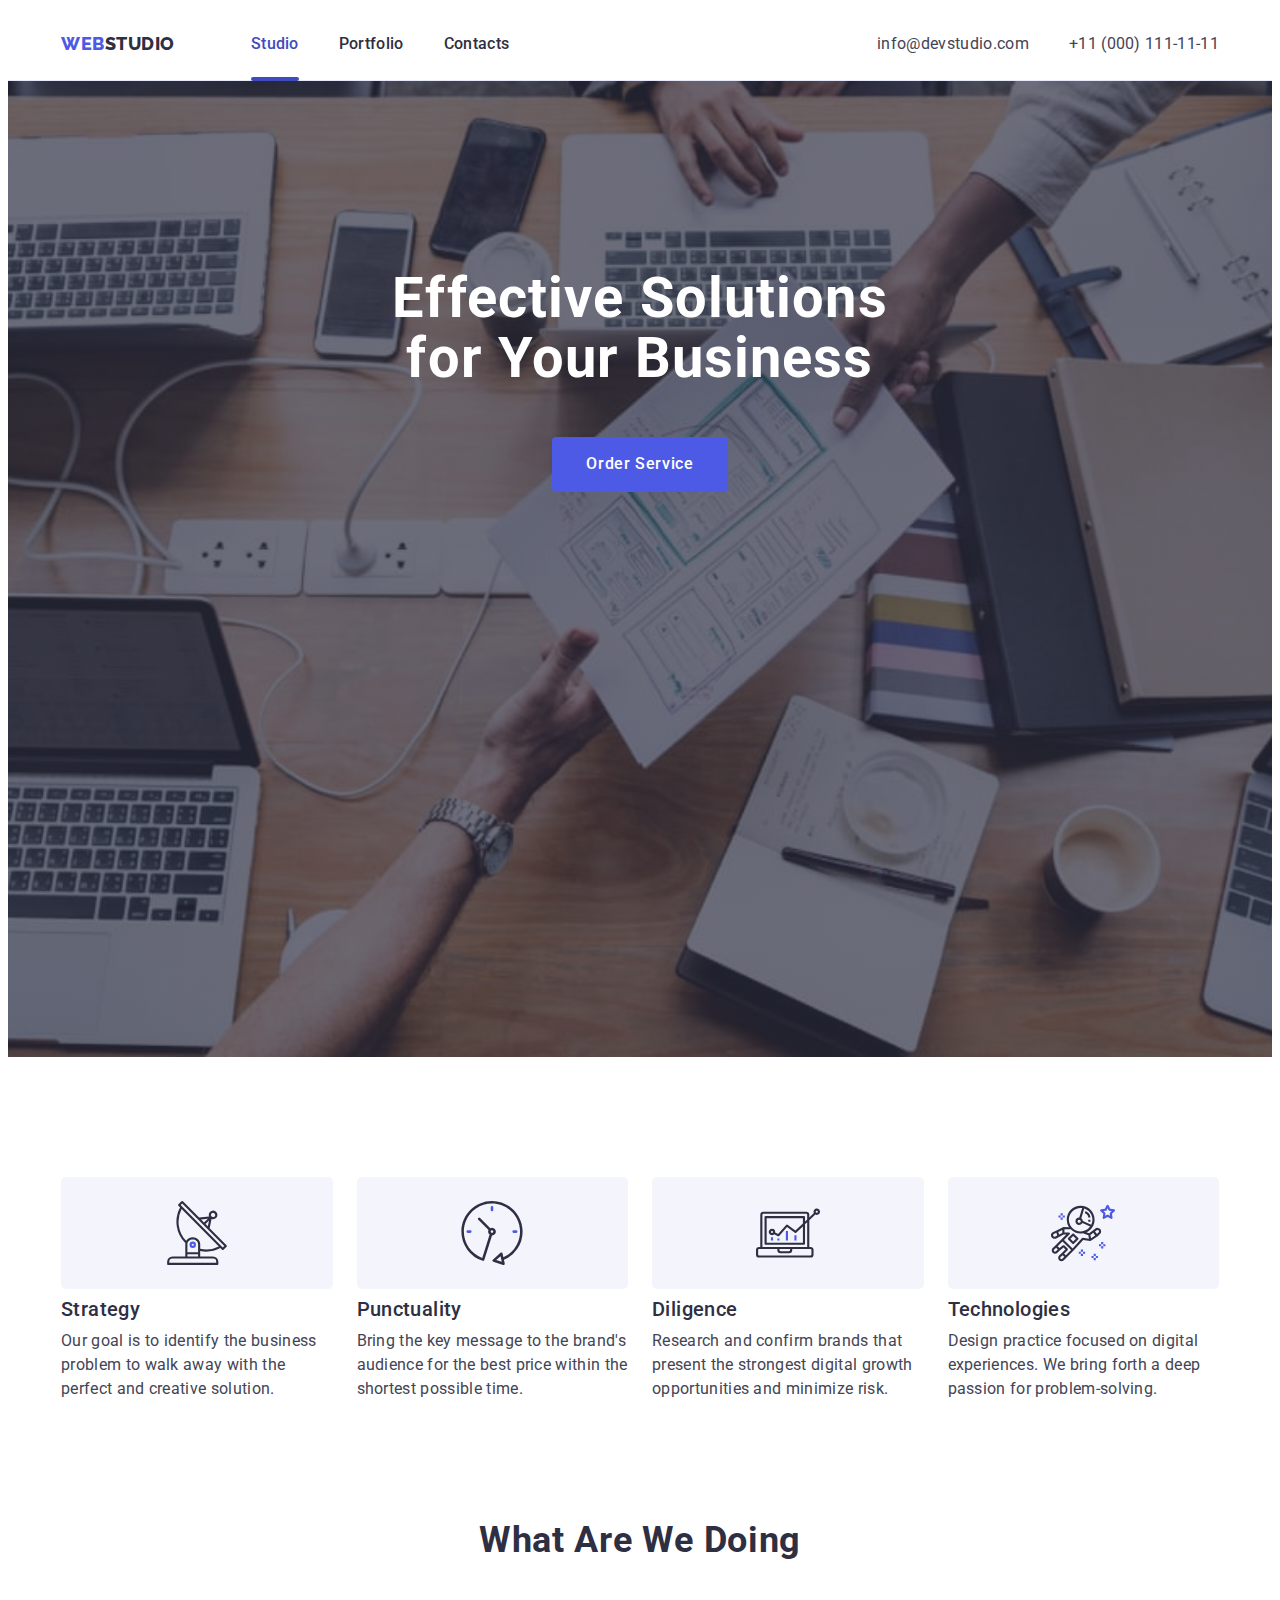
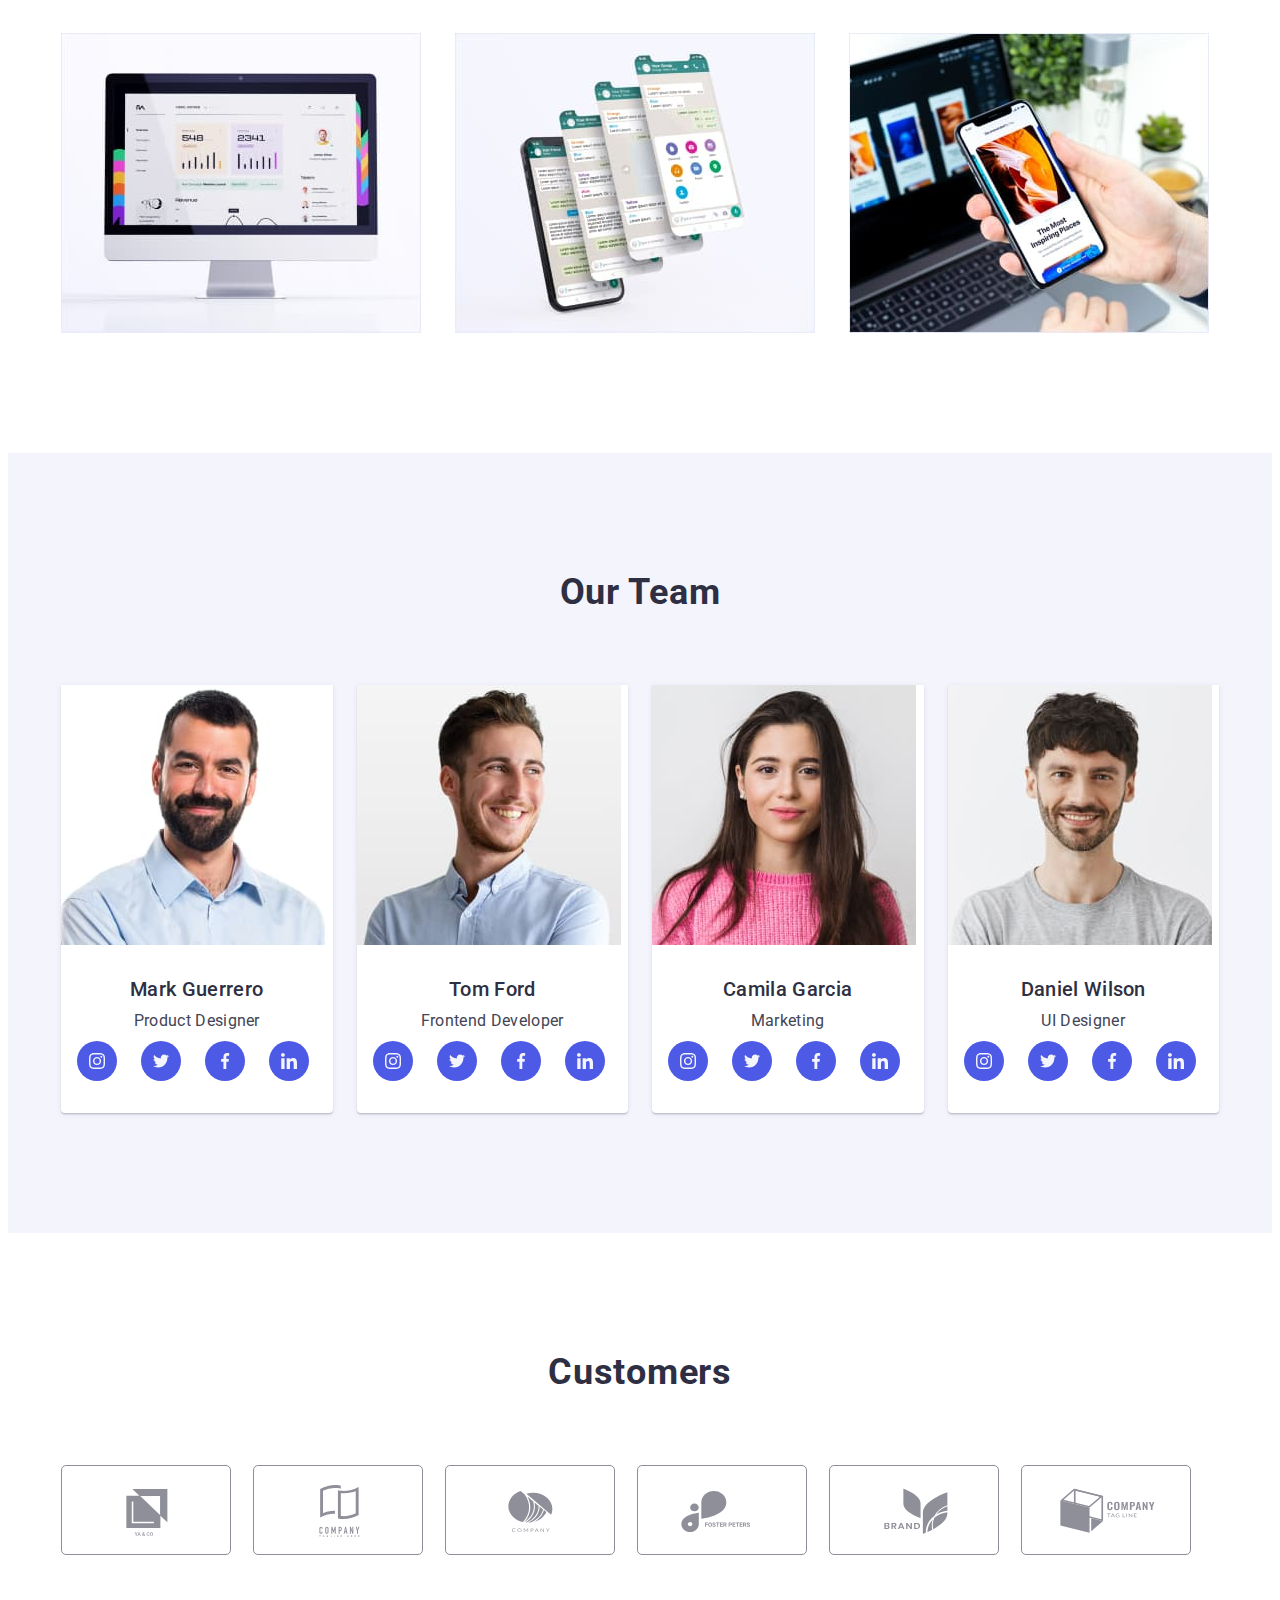
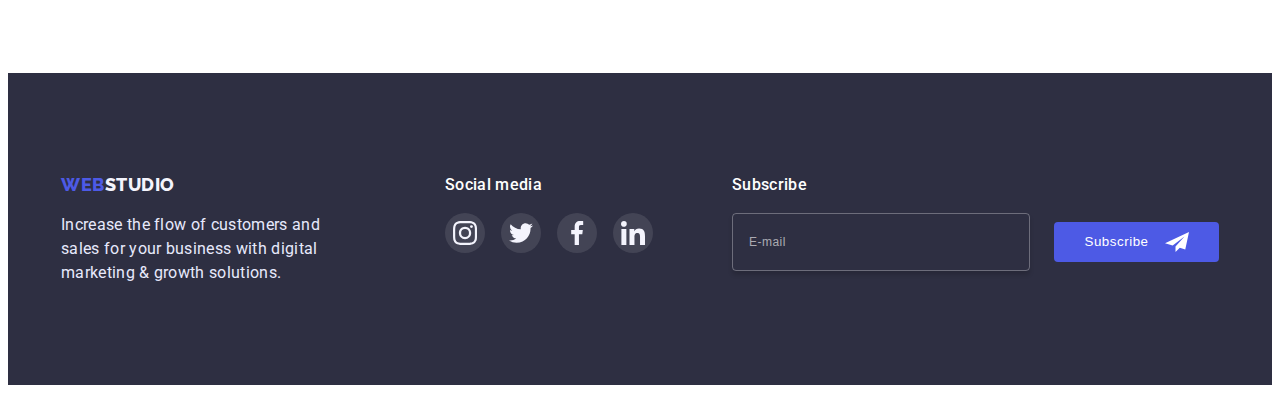
<file: index.html>
<!DOCTYPE html>
<html lang="en">
  <head>
    <meta charset="UTF-8" />
    <meta http-equiv="X-UA-Compatible" content="IE=edge" />
    <meta name="viewport" content="width=device-width, initial-scale=1.0" />
    <title>Studio</title>
    <link
      rel="stylesheet"
      href="https://cdnjs.cloudflare.com/ajax/libs/modern-normalize/1.1.0/modern-normalize.min.css"
      integrity="sha512-wpPYUAdjBVSE4KJnH1VR1HeZfpl1ub8YT/NKx4PuQ5NmX2tKuGu6U/JRp5y+Y8XG2tV+wKQpNHVUX03MfMFn9Q=="
      crossorigin="anonymous"
      referrerpolicy="no-referrer"
    />
    <link rel="preconnect" href="https://fonts.googleapis.com" />
    <link rel="preconnect" href="https://fonts.gstatic.com" crossorigin />
    <link
      href="https://fonts.googleapis.com/css2?family=Raleway:wght@800&family=Roboto:wght@400;500;700&display=swap"
      rel="stylesheet"
    />
    <link rel="stylesheet" href="./css/styles.css" />
  </head>

  <body>
    <header class="header">
      <!-- NAVIGATION -->
      <div class="container">
        <nav class="header-navigation">
          <!-- logo -->
          <a class="header-logo logo" href="./index.html"
            >Web<span class="header-studio">Studio</span></a
          >

          <!-- links -->
          <ul class="navigation-list">
            <li class="navigation-item">
              <a class="navigation-link link current" href="./index.html">Studio</a>
            </li>

            <li class="navigation-item">
              <a class="navigation-link link" href="./portfolio.html">Portfolio</a>
            </li>

            <li class="navigation-item"><a class="navigation-link link" href="">Contacts</a></li>
          </ul>
        </nav>

        <!-- CONTACTS INFORMATION -->
        <ul class="contacts-list">
          <li class="contacts-item">
            <a class="contacts-link link" href="mailto:info@devstudio.com">info@devstudio.com</a>
          </li>

          <li class="contacts-item">
            <a class="contacts-link link" href="tel:+11(000)111-11-11">+11 (000) 111-11-11</a>
          </li>
        </ul>
      </div>
    </header>

    <main>
      <!-- SECTION 1  HERO -->
      <section class="hero">
        <h1 class="hero-title">Effective Solutions for Your Business</h1>
        <button data-modal-open class="hero-button" type="button">Order Service</button>
      </section>

      <!-- SECTION 2 FUNCTIONAL -->
      <section class="functional">
        <div class="container">
          <h2 class="visually-hidden">functional</h2>
          <ul class="functional-list">
            <li class="functional-item">
              <div class="functional-thumb">
                <svg class="functional-icon" width="64px" height="64px">
                  <use href="./images/icons.svg#icon-antenna"></use>
                </svg>
              </div>
              <h3 class="functional-title">Strategy</h3>
              <p class="functional-text">
                Our goal is to identify the business problem to walk away with the perfect and
                creative solution.
              </p>
            </li>

            <li class="functional-item">
              <div class="functional-thumb">
                <svg class="functional-icon" width="64px" height="64px">
                  <use href="./images/icons.svg#icon-clock"></use>
                </svg>
              </div>
              <h3 class="functional-title">Punctuality</h3>
              <p class="functional-text">
                Bring the key message to the brand's audience for the best price within the shortest
                possible time.
              </p>
            </li>

            <li class="functional-item">
              <div class="functional-thumb">
                <svg class="functional-icon" width="64px" height="64px">
                  <use href="./images/icons.svg#icon-diagram"></use>
                </svg>
              </div>
              <h3 class="functional-title">Diligence</h3>
              <p class="functional-text">
                Research and confirm brands that present the strongest digital growth opportunities
                and minimize risk.
              </p>
            </li>

            <li class="functional-item">
              <div class="functional-thumb">
                <svg class="functional-icon" width="64px" height="64px">
                  <use href="./images/icons.svg#icon-astronaut"></use>
                </svg>
              </div>
              <h3 class="functional-title">Technologies</h3>
              <p class="functional-text">
                Design practice focused on digital experiences. We bring forth a deep passion for
                problem-solving.
              </p>
            </li>
          </ul>
        </div>
      </section>

      <!-- SECTION 3 PROPOSITION-->
      <section class="proposition">
        <div class="container">
          <h2 class="proposition-title">What are we doing</h2>
          <ul class="proposition-list">
            <li class="proposition-item">
              <img src="./images/laptop.jpg" width="360" alt="laptop" />
            </li>

            <li class="proposition-item">
              <img src="./images/phone.jpg" width="360" alt="phone" />
            </li>

            <li class="proposition-item">
              <img src="./images/synhron.jpg" width="360" alt="synchronization" />
            </li>
          </ul>
        </div>
      </section>

      <!-- SECTION 4 TEAM-->
      <section class="team">
        <div class="container">
          <h2 class="team-title">Our Team</h2>
          <ul class="team-list">
            <li class="team-item">
              <img src="./images/b/beard.jpg" width="264" alt="Mark Guerrero" />
              <div class="team-wrap">
                <h3 class="team-subject">Mark Guerrero</h3>
                <p class="team-text">Product Designer</p>
                <ul class="team-soc-list">
                  <li class="team-soc-item">
                    <a href="" class="team-soc-link">
                      <svg class="soc-icon-team" width="16px" height="16px">
                        <use href="./images/icons.svg#icon-instagram"></use>
                      </svg>
                    </a>
                  </li>
                  <li class="team-soc-item">
                    <a href="" class="team-soc-link">
                      <svg class="soc-icon-team" width="16px" height="16px">
                        <use href="./images/icons.svg#icon-twitter"></use>
                      </svg>
                    </a>
                  </li>
                  <li class="team-soc-item">
                    <a href="" class="team-soc-link">
                      <svg class="soc-icon-team" width="16px" height="16px">
                        <use href="./images/icons.svg#icon-facebook"></use>
                      </svg>
                    </a>
                  </li>
                  <li class="team-soc-item">
                    <a href="" class="team-soc-link">
                      <svg class="soc-icon-team" width="16px" height="16px">
                        <use href="./images/icons.svg#icon-linkedin"></use>
                      </svg>
                    </a>
                  </li>
                </ul>
              </div>
            </li>

            <li class="team-item">
              <img src="./images/b/teeth.jpg" width="264" alt="Tom Ford" />
              <div class="team-wrap">
                <h3 class="team-subject">Tom Ford</h3>
                <p class="team-text">Frontend Developer</p>
                <ul class="team-soc-list">
                  <li class="team-soc-item">
                    <a href="" class="team-soc-link">
                      <svg class="soc-icon-team" width="16px" height="16px">
                        <use href="./images/icons.svg#icon-instagram"></use>
                      </svg>
                    </a>
                  </li>
                  <li class="team-soc-item">
                    <a href="" class="team-soc-link">
                      <svg class="soc-icon-team" width="16px" height="16px">
                        <use href="./images/icons.svg#icon-twitter"></use>
                      </svg>
                    </a>
                  </li>
                  <li class="team-soc-item">
                    <a href="" class="team-soc-link">
                      <svg class="soc-icon-team" width="16px" height="16px">
                        <use href="./images/icons.svg#icon-facebook"></use>
                      </svg>
                    </a>
                  </li>
                  <li class="team-soc-item">
                    <a href="" class="team-soc-link">
                      <svg class="soc-icon-team" width="16px" height="16px">
                        <use href="./images/icons.svg#icon-linkedin"></use>
                      </svg>
                    </a>
                  </li>
                </ul>
              </div>
            </li>

            <li class="team-item">
              <img src="./images/b/pretty.jpg" width="264" alt="Camila Garcia" />
              <div class="team-wrap">
                <h3 class="team-subject">Camila Garcia</h3>
                <p class="team-text">Marketing</p>
                <ul class="team-soc-list">
                  <li class="team-soc-item">
                    <a href="" class="team-soc-link">
                      <svg class="soc-icon-team" width="16px" height="16px">
                        <use href="./images/icons.svg#icon-instagram"></use>
                      </svg>
                    </a>
                  </li>
                  <li class="team-soc-item">
                    <a href="" class="team-soc-link">
                      <svg class="soc-icon-team" width="16px" height="16px">
                        <use href="./images/icons.svg#icon-twitter"></use>
                      </svg>
                    </a>
                  </li>
                  <li class="team-soc-item">
                    <a href="" class="team-soc-link">
                      <svg class="soc-icon-team" width="16px" height="16px">
                        <use href="./images/icons.svg#icon-facebook"></use>
                      </svg>
                    </a>
                  </li>
                  <li class="team-soc-item">
                    <a href="" class="team-soc-link">
                      <svg class="soc-icon-team" width="16px" height="16px">
                        <use href="./images/icons.svg#icon-linkedin"></use>
                      </svg>
                    </a>
                  </li>
                </ul>
              </div>
            </li>

            <li class="team-item">
              <img src="./images/b/smile.jpg" width="264" alt="Daniel Wilson" />
              <div class="team-wrap">
                <h3 class="team-subject">Daniel Wilson</h3>
                <p class="team-text">UI Designer</p>
                <ul class="team-soc-list">
                  <li class="team-soc-item">
                    <a href="" class="team-soc-link">
                      <svg class="soc-icon-team" width="16px" height="16px">
                        <use href="./images/icons.svg#icon-instagram"></use>
                      </svg>
                    </a>
                  </li>
                  <li class="team-soc-item">
                    <a href="" class="team-soc-link">
                      <svg class="soc-icon-team" width="16px" height="16px">
                        <use href="./images/icons.svg#icon-twitter"></use>
                      </svg>
                    </a>
                  </li>
                  <li class="team-soc-item">
                    <a href="" class="team-soc-link">
                      <svg class="soc-icon-team" width="16px" height="16px">
                        <use href="./images/icons.svg#icon-facebook"></use>
                      </svg>
                    </a>
                  </li>
                  <li class="team-soc-item">
                    <a href="" class="team-soc-link">
                      <svg class="soc-icon-team" width="16px" height="16px">
                        <use href="./images/icons.svg#icon-linkedin"></use>
                      </svg>
                    </a>
                  </li>
                </ul>
              </div>
            </li>
          </ul>
        </div>
      </section>

      <!-- CUSTOMERS -->
      <section class="customers">
        <div class="container">
          <h2 class="customers-title">Customers</h2>
          <ul class="customers-list">
            <li class="customers-item">
              <a href="" class="customers-link">
                <svg class="soc-icon-customers" width="104px" height="56px">
                  <use href="./images/icons.svg#icon-logo-yaco"></use>
                </svg>
              </a>
            </li>
            <li class="customers-item">
              <a href="" class="customers-link">
                <svg class="soc-icon-customers" width="104px" height="56px">
                  <use href="./images/icons.svg#icon-logo-tagline"></use>
                </svg>
              </a>
            </li>
            <li class="customers-item">
              <a href="" class="customers-link">
                <svg class="soc-icon-customers" width="104px" height="56px">
                  <use href="./images/icons.svg#icon-logo-company"></use>
                </svg>
              </a>
            </li>
            <li class="customers-item">
              <a href="" class="customers-link">
                <svg class="soc-icon-customers" width="104px" height="56px">
                  <use href="./images/icons.svg#icon-logo-foster"></use>
                </svg>
              </a>
            </li>
            <li class="customers-item">
              <a href="" class="customers-link">
                <svg class="soc-icon-customers" width="104px" height="56px">
                  <use href="./images/icons.svg#icon-logo-brand"></use>
                </svg>
              </a>
            </li>
            <li class="customers-item">
              <a href="" class="customers-link">
                <svg class="soc-icon-customers" width="104px" height="56px">
                  <use href="./images/icons.svg#icon-logo-tag"></use>
                </svg>
              </a>
            </li>
          </ul>
        </div>
      </section>
    </main>

    <footer class="footer">
      <!-- navigate -->
      <div class="container">
        <div class="footer-logo-wrap">
          <nav class="footer-navigation">
            <!-- logo -->
            <a class="footer-logo logo" href="./index.html"
              >Web<span class="footer-studio">Studio</span>
            </a>
          </nav>

          <!-- text -->
          <p class="footer-text">
            Increase the flow of customers and sales for your business with digital marketing &
            growth solutions.
          </p>
        </div>
        <div class="footer-soc-wrap">
          <h2 class="footer-title">Social media</h2>
          <ul class="footer-soc-list">
            <li class="footer-soc-item">
              <a href="" class="footer-soc-link">
                <svg class="footer-soc-icon" width="24px" height="24px">
                  <use href="./images/icons.svg#icon-instagram"></use>
                </svg>
              </a>
            </li>
            <li class="footer-soc-item">
              <a href="" class="footer-soc-link">
                <svg class="footer-soc-icon" width="24px" height="24px">
                  <use href="./images/icons.svg#icon-twitter"></use>
                </svg>
              </a>
            </li>
            <li class="footer-soc-item">
              <a href="" class="footer-soc-link">
                <svg class="footer-soc-icon" width="24px" height="24px">
                  <use href="./images/icons.svg#icon-facebook"></use>
                </svg>
              </a>
            </li>
            <li class="footer-soc-item">
              <a href="" class="footer-soc-link">
                <svg class="footer-soc-icon" width="24px" height="24px">
                  <use href="./images/icons.svg#icon-linkedin"></use>
                </svg>
              </a>
            </li>
          </ul>
        </div>

        <form class="footer-form">
          <label for="mail-subscribe" class="footer-label">Subscribe</label>
          <div class="footer-subscribe-wrap">
            <input
              type="email"
              name="mail-subscribe"
              id="mail-subscribe"
              placeholder="E-mail"
              class="footer-input"
            />
            <button type="submit" class="footer-btn-subscribe">
              Subscribe
              <svg class="footer-subscribe-icon" width="24" height="24">
                <use href="./images/icons.svg#icon-subscribe"></use>
              </svg>
            </button>
          </div>
        </form>
      </div>
    </footer>

    <div class="backdrop is-hidden" data-modal>
      <div class="modal">
        <button type="button" class="modal-close" data-modal-close>
          <svg class="icon-modal" width="8px" height="8px">
            <use href="./images/icons.svg#icon-close-black"></use>
            <!-- texta   фіксанути цей баг -->
          </svg>
        </button>

        <p class="modal-text">Leave your contacts and we will call you back</p>

        <form class="modal-form" autocomplete="off">
          <label class="modal-field"
            ><span class="modal-input-wrap">
              <svg class="icon-input" width="18" height="24">
                <use href="./images/icons.svg#icon-person-black"></use>
              </svg>
              <input type="text" name="user-name" placeholder=" " class="modal-input" required />

              <span class="modal-label-text topic-label-text">Name</span>
            </span>
          </label>

          <label class="modal-field"
            ><span class="modal-input-wrap">
              <input type="tel" name="user-tel" placeholder=" " class="modal-input" required />
              <svg class="icon-input" width="18" height="24">
                <use href="./images/icons.svg#icon-phone-black"></use>
              </svg>
              <span class="modal-label-text topic-label-text">Phone</span>
            </span>
          </label>

          <!-- <div class="modal-field">
            <label for="user-mail" class="modal-label-text">Email</label>
            <div class="modal-input-wrap">
              <input
                type="email"
                name="user-mail"
                id="user-mail"
                placeholder=" "
                class="modal-input"
              />
              <svg class="icon-input" width="18" height="24">
                <use href="./images/icons.svg#icon-email-black"></use>
              </svg>
            </div>
          </div> -->

          <div class="modal-field">
            <div class="modal-input-wrap">
              <input
                type="email"
                name="user-mail"
                id="user-mail"
                placeholder=" "
                class="modal-input"
              />
              <svg class="icon-input" width="18" height="24">
                <use href="./images/icons.svg#icon-email-black"></use>
              </svg>
              <label for="user-mail" class="modal-label-text topic-label-text">Email</label>
            </div>
          </div>

          <div class="modal-comment-field">
            <label for="user-comment" class="modal-label-text">Comment</label>
            <textarea
              name="user-comment"
              id="user-comment"
              placeholder="Text input"
              class="modal-form-comment"
            ></textarea>
          </div>

          <!-- <div class="modal-check-field">
            <input
              type="checkbox"
              name="user-agree"
              id="user-agree"
              value="true"
              class="modal-check-input visually-hidden"
            />
            <label for="user-agree" class="modal-check-label"
              ><span class="chek-icon-wrap">
                <svg class="modal-check-icon" width="10" height="8">
                  <use href="./images/icons.svg#icon-check-vector"></use>
                </svg>
              </span>
              I accept the terms and conditions of the <a href="">Privacy Policy</a>
            </label>
          </div> -->

          <label class="modal-check-field"
            ><input
              type="checkbox"
              name="user-agree"
              value="true"
              class="modal-check-input visually-hidden"
              required
            />
            <span class="modal-check-label">
              <span class="chek-icon-wrap">
                <svg class="modal-check-icon" width="10" height="8">
                  <use href="./images/icons.svg#icon-check-vector"></use>
                </svg>
              </span>
              I accept the terms and conditions of the&#xa0;<a href="">Privacy Policy</a>
            </span>
          </label>

          <button type="submit" class="modal-submit">Send</button>
        </form>
      </div>
    </div>
    <script src="./js/modal.js"></script>
  </body>
</html>
</file>
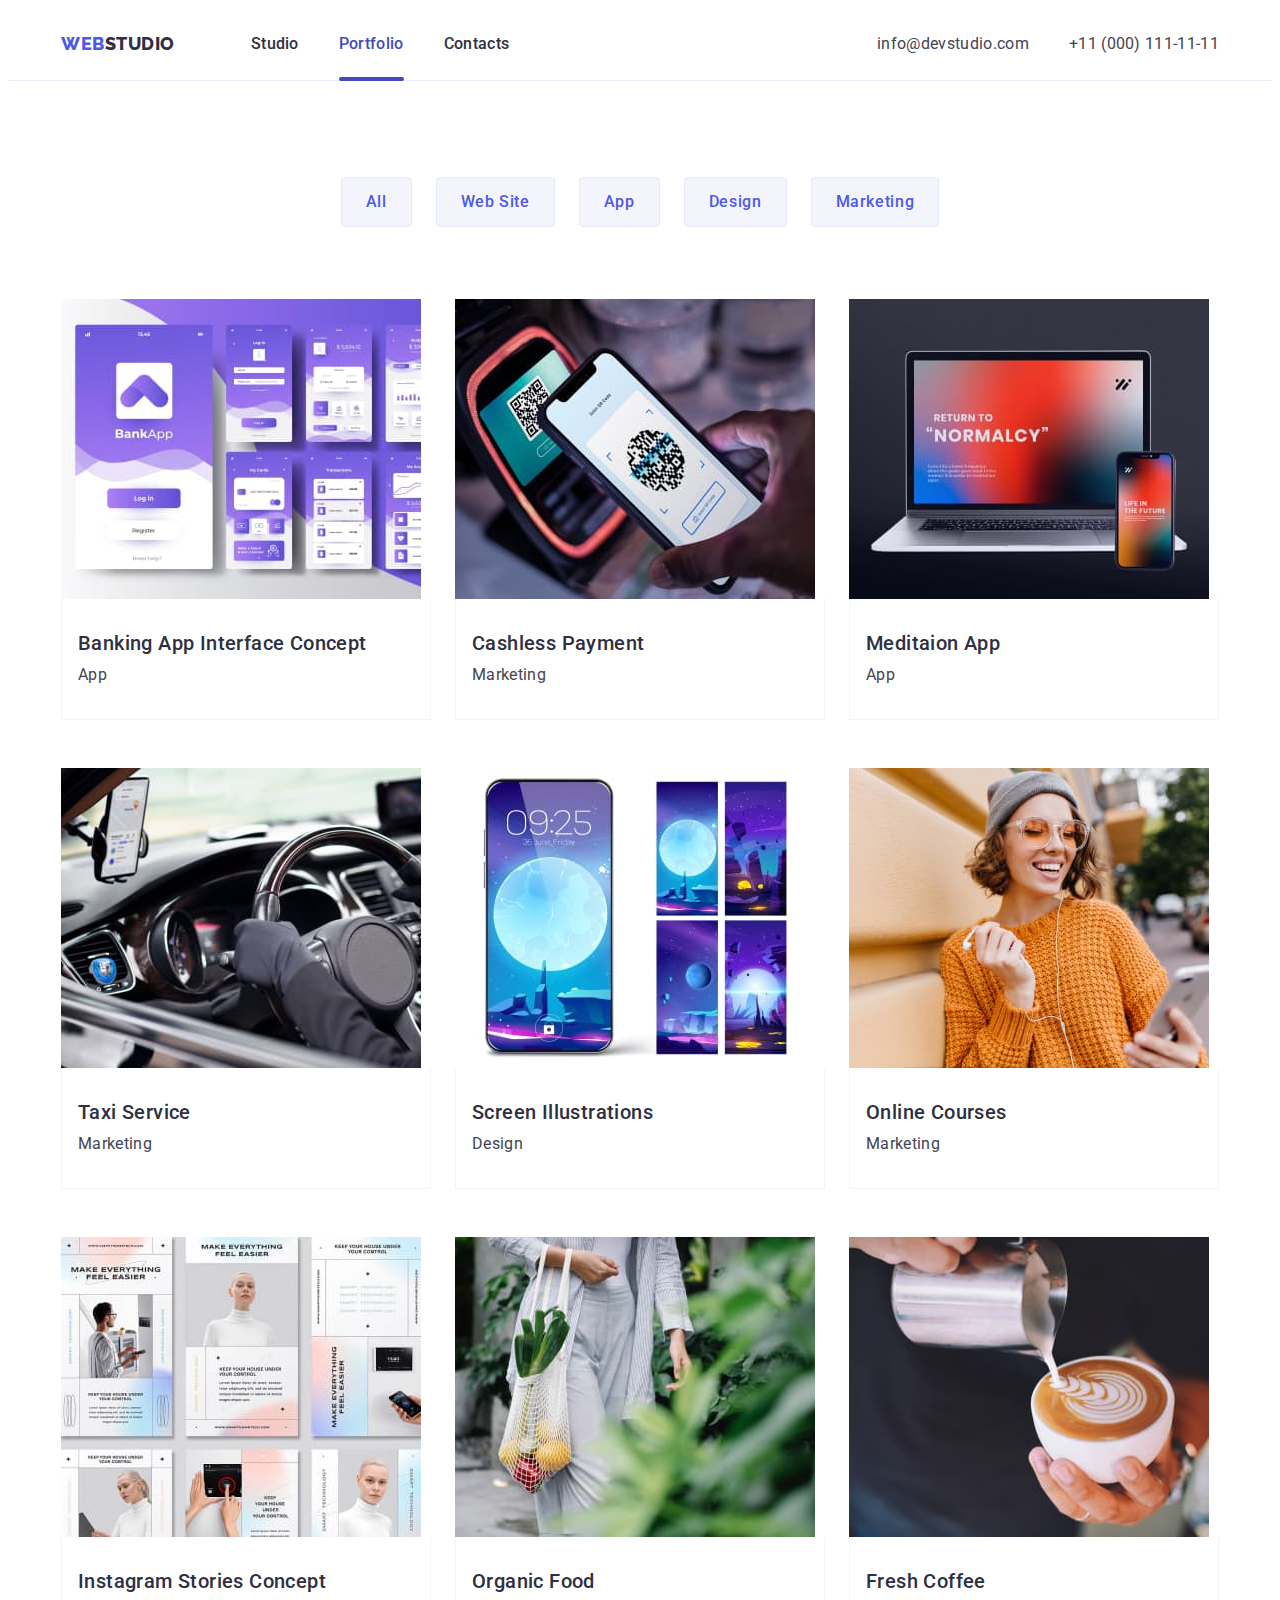
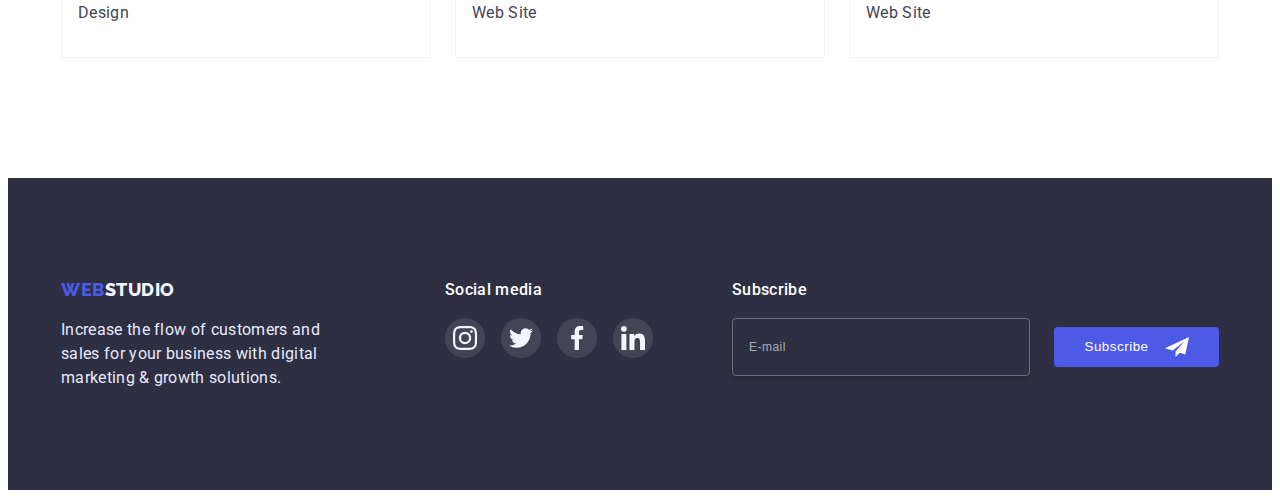
<file: portfolio.html>
<!DOCTYPE html>
<html lang="en">
  <head>
    <meta charset="UTF-8" />
    <meta http-equiv="X-UA-Compatible" content="IE=edge" />
    <meta name="viewport" content="width=device-width, initial-scale=1.0" />
    <title>Portfolio</title>
    <link
      rel="stylesheet"
      href="https://cdnjs.cloudflare.com/ajax/libs/modern-normalize/1.1.0/modern-normalize.min.css"
      integrity="sha512-wpPYUAdjBVSE4KJnH1VR1HeZfpl1ub8YT/NKx4PuQ5NmX2tKuGu6U/JRp5y+Y8XG2tV+wKQpNHVUX03MfMFn9Q=="
      crossorigin="anonymous"
      referrerpolicy="no-referrer"
    />
    <link rel="preconnect" href="https://fonts.googleapis.com" />
    <link rel="preconnect" href="https://fonts.gstatic.com" crossorigin />
    <link
      href="https://fonts.googleapis.com/css2?family=Raleway:wght@800&family=Roboto:wght@400;500;700&display=swap"
      rel="stylesheet"
    />

    <link rel="stylesheet" href="./css/styles.css" />
  </head>

  <body>
    <header class="header">
      <!-- NAVIGATION -->
      <div class="container">
        <nav class="header-navigation">
          <!-- logo -->
          <a class="header-logo logo" href="./index.html"
            >Web<span class="header-studio">Studio</span></a
          >

          <!-- links -->
          <ul class="navigation-list">
            <li class="navigation-item">
              <a class="navigation-link link" href="./index.html">Studio</a>
            </li>

            <li class="navigation-item">
              <a class="navigation-link link current" href="./portfolio.html">Portfolio</a>
            </li>

            <li class="navigation-item"><a class="navigation-link link" href="">Contacts</a></li>
          </ul>
        </nav>

        <!-- CONTACTS INFORMATION -->
        <ul class="contacts-list">
          <li class="contacts-item">
            <a class="contacts-link link" href="mailto:info@devstudio.com">info@devstudio.com</a>
          </li>

          <li class="contacts-item">
            <a class="contacts-link link" href="tel:+11(000)111-11-11">+11 (000) 111-11-11</a>
          </li>
        </ul>
      </div>
    </header>

    <main>
      <!--SECTION SERVICES-->
      <section class="services">
        <div class="container">
          <h1 class="visually-hidden">Portfolio</h1>
          <h2 class="visually-hidden">Services</h2>

          <!--BUTTON-FILTER -->
          <!-- <ul class="services-list">
            <li class="services-item">
              <button class="services-button button" type="button">All</button>
            </li>

            <li class="services-item">
              <button class="services-button button" type="button">Web Site</button>
            </li>

            <li class="services-item">
              <button class="services-button button" type="button">App</button>
            </li>

            <li class="services-item">
              <button class="services-button button" type="button">Design</button>
            </li>

            <li class="services-item">
              <button class="services-button button" type="button">Marketing</button>
            </li>
          </ul> -->

          <ul class="filter-field">
            <li class="role-group">
              <input
                type="radio"
                name="filter"
                value="All"
                id="all"
                class="filter-input visually-hidden"
              /><label for="all" class="filter-label">All</label>
            </li>
            <li class="role-group">
              <input
                type="radio"
                name="filter"
                value="Web Site"
                id="web"
                class="filter-input visually-hidden"
              /><label for="web" class="filter-label">Web Site</label>
            </li>
            <li class="role-group">
              <input
                type="radio"
                name="filter"
                value="App"
                id="app"
                class="filter-input visually-hidden"
              />
              <label for="app" class="filter-label">App</label>
            </li>
            <li class="role-group">
              <input
                type="radio"
                name="filter"
                value="Design"
                id="design"
                class="filter-input visually-hidden"
              /><label for="design" class="filter-label">Design</label>
            </li>
            <li class="role-group">
              <input
                type="radio"
                name="filter"
                value="Marketing"
                id="marketing"
                class="filter-input visually-hidden"
              /><label for="marketing" class="filter-label">Marketing</label>
            </li>
          </ul>

          <!-- OPTION -->

          <ul class="option-list">
            <li class="option-item">
              <a class="option-link" href="">
                <div class="thumb-option">
                  <img
                    src="./images/portfolio/services-img-1.jpg"
                    width="360"
                    height="300"
                    alt="Banking App"
                  />
                  <p class="thumb-option-text">
                    14 Stylish and User-Friendly App Design Concepts · Task Manager App · Calorie
                    Tracker App · Exotic Fruit Ecommerce App · Cloud Storage App
                  </p>
                </div>
                <div class="option-wrap">
                  <h3 class="option-subject">Banking App Interface Concept</h3>
                  <p class="option-text">App</p>
                </div>
              </a>
            </li>

            <li class="option-item">
              <a class="option-link" href="">
                <div class="thumb-option">
                  <img
                    src="./images/portfolio/services-img-2.jpg"
                    width="360"
                    height="300"
                    alt="Cashless Payment"
                  />
                  <p class="thumb-option-text">
                    14 Stylish and User-Friendly App Design Concepts · Task Manager App · Calorie
                    Tracker App · Exotic Fruit Ecommerce App · Cloud Storage App
                  </p>
                </div>
                <div class="option-wrap">
                  <h3 class="option-subject">Cashless Payment</h3>
                  <p class="option-text">Marketing</p>
                </div>
              </a>
            </li>

            <li class="option-item">
              <a class="option-link" href="">
                <div class="thumb-option">
                  <img
                    src="./images/portfolio/services-img-3.jpg"
                    width="360"
                    height="300"
                    alt="Meditaion App"
                  />
                  <p class="thumb-option-text">
                    14 Stylish and User-Friendly App Design Concepts · Task Manager App · Calorie
                    Tracker App · Exotic Fruit Ecommerce App · Cloud Storage App
                  </p>
                </div>
                <div class="option-wrap">
                  <h3 class="option-subject">Meditaion App</h3>
                  <p class="option-text">App</p>
                </div>
              </a>
            </li>

            <li class="option-item">
              <a class="option-link" href="">
                <div class="thumb-option">
                  <img
                    src="./images/portfolio/services-img-4.jpg"
                    width="360"
                    height="300"
                    alt="Taxi Service"
                  />
                  <p class="thumb-option-text">
                    14 Stylish and User-Friendly App Design Concepts · Task Manager App · Calorie
                    Tracker App · Exotic Fruit Ecommerce App · Cloud Storage App
                  </p>
                </div>
                <div class="option-wrap">
                  <h3 class="option-subject">Taxi Service</h3>
                  <p class="option-text">Marketing</p>
                </div>
              </a>
            </li>

            <li class="option-item">
              <a class="option-link" href="">
                <div class="thumb-option">
                  <img
                    src="./images/portfolio/services-img-5.jpg"
                    width="360"
                    height="300"
                    alt="Screen Illustrations"
                  />
                  <p class="thumb-option-text">
                    14 Stylish and User-Friendly App Design Concepts · Task Manager App · Calorie
                    Tracker App · Exotic Fruit Ecommerce App · Cloud Storage App
                  </p>
                </div>
                <div class="option-wrap">
                  <h3 class="option-subject">Screen Illustrations</h3>
                  <p class="option-text">Design</p>
                </div>
              </a>
            </li>

            <li class="option-item">
              <a class="option-link" href="">
                <div class="thumb-option">
                  <img
                    src="./images/portfolio/services-img-6.jpg"
                    width="360"
                    height="300"
                    alt="Online Courses"
                  />
                  <p class="thumb-option-text">
                    14 Stylish and User-Friendly App Design Concepts · Task Manager App · Calorie
                    Tracker App · Exotic Fruit Ecommerce App · Cloud Storage App
                  </p>
                </div>
                <div class="option-wrap">
                  <h3 class="option-subject">Online Courses</h3>
                  <p class="option-text">Marketing</p>
                </div>
              </a>
            </li>

            <li class="option-item">
              <a class="option-link" href="">
                <div class="thumb-option">
                  <img
                    src="./images/portfolio/services-img-7.jpg"
                    width="360"
                    height="300"
                    alt="Instagram Stories"
                  />
                  <p class="thumb-option-text">
                    14 Stylish and User-Friendly App Design Concepts · Task Manager App · Calorie
                    Tracker App · Exotic Fruit Ecommerce App · Cloud Storage App
                  </p>
                </div>
                <div class="option-wrap">
                  <h3 class="option-subject">Instagram Stories Concept</h3>
                  <p class="option-text">Design</p>
                </div>
              </a>
            </li>

            <li class="option-item">
              <a class="option-link" href="">
                <div class="thumb-option">
                  <img
                    src="./images/portfolio/services-img-8.jpg"
                    width="360"
                    height="300"
                    alt="Organic Food"
                  />
                  <p class="thumb-option-text">
                    14 Stylish and User-Friendly App Design Concepts · Task Manager App · Calorie
                    Tracker App · Exotic Fruit Ecommerce App · Cloud Storage App
                  </p>
                </div>
                <div class="option-wrap">
                  <h3 class="option-subject">Organic Food</h3>
                  <p class="option-text">Web Site</p>
                </div>
              </a>
            </li>

            <li class="option-item">
              <a class="option-link" href="">
                <div class="thumb-option">
                  <img
                    src="./images/portfolio/services-img-9.jpg"
                    width="360"
                    height="300"
                    alt="Fresh Coffee"
                  />
                  <p class="thumb-option-text">
                    14 Stylish and User-Friendly App Design Concepts · Task Manager App · Calorie
                    Tracker App · Exotic Fruit Ecommerce App · Cloud Storage App
                  </p>
                </div>
                <div class="option-wrap">
                  <h3 class="option-subject">Fresh Coffee</h3>
                  <p class="option-text">Web Site</p>
                </div>
              </a>
            </li>
          </ul>
        </div>
      </section>
    </main>

    <footer class="footer">
      <!-- navigate -->
      <div class="container">
        <div class="footer-logo-wrap">
          <nav class="footer-navigation">
            <!-- logo -->
            <a class="logo" href="./index.html">Web<span class="footer-studio">Studio</span> </a>
          </nav>

          <!-- text -->
          <p class="footer-text">
            Increase the flow of customers and sales for your business with digital marketing &
            growth solutions.
          </p>
        </div>
        <div class="footer-soc-wrap">
          <h2 class="footer-title">Social media</h2>
          <ul class="footer-soc-list">
            <li class="footer-soc-item">
              <a href="" target="_blank" rel="noreferrer noffolow noopener" class="footer-soc-link">
                <svg class="footer-soc-icon" width="24px" height="24px">
                  <use href="./images/icons.svg#icon-instagram"></use>
                </svg>
              </a>
            </li>
            <li class="footer-soc-item">
              <a href="" target="_blank" rel="noreferrer nofollow noopener" class="footer-soc-link">
                <svg class="footer-soc-icon" width="24px" height="24px">
                  <use href="./images/icons.svg#icon-twitter"></use>
                </svg>
              </a>
            </li>
            <li class="footer-soc-item">
              <a href="" target="_blank" rel="noreferrer noffolow noopener" class="footer-soc-link">
                <svg class="footer-soc-icon" width="24px" height="24px">
                  <use href="./images/icons.svg#icon-facebook"></use>
                </svg>
              </a>
            </li>
            <li class="footer-soc-item">
              <a href="" target="_blank" rel="noreferrer noffolow noopener" class="footer-soc-link">
                <svg class="footer-soc-icon" width="24px" height="24px">
                  <use href="./images/icons.svg#icon-linkedin"></use>
                </svg>
              </a>
            </li>
          </ul>
        </div>

        <form class="footer-form">
          <label for="mail-subscribe" class="footer-label">Subscribe</label>
          <div class="footer-subscribe-wrap">
            <input
              type="email"
              name="mail-subscribe"
              id="mail-subscribe"
              placeholder="E-mail"
              class="footer-input"
            />
            <button type="submit" class="footer-btn-subscribe">
              Subscribe
              <svg class="footer-subscribe-icon" width="24" height="24">
                <use href="./images/icons.svg#icon-subscribe"></use>
              </svg>
            </button>
          </div>
        </form>
      </div>
    </footer>
  </body>
</html>
</file>
<file: css/styles.css>
:root {
  --color-accent: #4d5ae5;
  --color-secondary-accent: #404bbf;
  --color-headings: #2e2f42;
  --color-text: #434455;
  --first-background-color: #ffffff;
  --second-background-color: #f4f4fd;
  --color-fon-img: #e7e9fc;
  --color-subtle-text: #8e8f99;
  --color-success: #31d0aa;
  --linear-gradient-hero: linear-gradient(rgba(46 47 66 / 0.7), rgba(46 47 66 / 0.7));
  --box-shadow-first: 0px 1px 6px rgba(46 47 66 / 0.08), 0px 1px 1px rgba(46 47 66 / 0.16),
    0px 2px 1px rgba(46 47 66 / 0.08);
  --box-shadow-second: 0px 3px 1px rgba(0 0 0 / 0.1), 0px 2px 1px rgba(0 0 0 / 0.08),
    0px 2px 2px rgba(0 0 0 / 0.12);
  --modal-bgc: #fcfcfc;
  --modal-box-shadow: 0px 1px 1px rgba(0 0 0 / 0.14), 0px 1px 3px rgba(0 0 0 / 0.12),
    0px 2px 1px rgba(0 0 0 / 0.2);
  --cubic-bezier-main: cubic-bezier(0.4, 0, 0.2, 1);
  --input-border-color: rgba(33, 33, 33, 0.2);
  --input-placeholder-color: rgba(117, 117, 117, 0.5);
  --check-text-color: #757575;
}

body {
  font-family: 'Roboto', sans-serif;
  color: #434455;
  background-color: var(--first-background-color);
}

.visually-hidden {
  position: absolute;
  width: 1px;
  height: 1px;
  margin: -1px;
  border: 0;
  padding: 0;
  white-space: nowrap;
  clip-path: inset(100%);
  clip: rect(0 0 0 0);
  overflow: hidden;
}

/* ----------------------------УТІЛІТИ--- */

h1,
h2,
h3,
h4,
h5,
h6,
p {
  margin: 0;
}

ul,
ol {
  margin: 0;
  padding-left: 0;
  list-style: none;
}

img {
  display: block;
  max-width: 100%;
  height: auto;
}

a {
  text-decoration: none;
}

button {
  cursor: pointer;
}

.container {
  width: 1158px;
  margin: 0 auto;
  padding-right: 15px;
  padding-left: 15px;
}

.link:focus,
.link:hover {
  color: var(--color-accent);
}

.link {
  transition: color 250ms var(--cubic-bezier-main);
}

.button:hover,
.button:focus {
  color: var(--first-background-color);
  background-color: var(--color-secondary-accent);
  border-color: var(--color-accent);
}

.logo {
  display: block;

  font-family: 'Raleway', sans-serif;
  font-weight: 800;
  font-size: 18px;
  line-height: 1.33;
  letter-spacing: 0.03em;
  text-transform: uppercase;
  color: var(--color-accent);
}

/* ----------------------------------HEADER */

.header {
  border-bottom: 1px solid var(--color-fon-img);
}

.header > .container {
  display: flex;
  align-items: center;
}

.header-navigation {
  display: flex;
}

/* ---------------LOGO */

.header-logo,
.header-studio {
  padding-top: 24px;
  padding-bottom: 24px;

  transition: color 250ms var(--cubic-bezier-main);

  font-weight: 800;
}

.header-logo:hover,
.header-logo:focus {
  color: #000;
}

.header-studio {
  color: var(--color-headings);
}

.header-logo:hover .header-studio,
.header-logo:focus .header-studio {
  color: var(--color-accent);
}

.navigation-list {
  display: flex;
  gap: 40px;
  margin-left: 76px;
}

/* .navigation-item {
} */

.navigation-link {
  position: relative;

  display: block;
  padding-top: 24px;
  padding-bottom: 24px;

  font-weight: 500;
  line-height: 1.5;
  letter-spacing: 0.02em;
  color: var(--color-headings);
}

.navigation-link.current {
  color: var(--color-secondary-accent);
}

.navigation-link.current::after {
  content: '';
  position: absolute;
  bottom: -1px;
  left: 0;

  width: 100%;
  height: 4px;

  border-radius: 2px;
  background-color: var(--color-secondary-accent);
}

.contacts-mail-wrap {
  display: flex;
}

.contacts-list {
  display: flex;
  margin-left: auto;
  gap: 40px;
}

/* .contacts-item {
} */

.contacts-link {
  padding-top: 24px;
  padding-bottom: 24px;

  line-height: 1.5;
  letter-spacing: 0.02em;
  color: var(--color-text);
}

/* --------------------------------section 1 HERO */

.hero {
  max-width: 1440px;
  min-height: 600px;
  padding-top: 188px;
  padding-bottom: 188px;
  margin: 0 auto;

  text-align: center;

  background-color: var(--color-headings);
  background-image: var(--linear-gradient-hero), url(../images/bgi-hero.jpg);
  background-repeat: no-repeat;
  background-position: center;
  background-size: cover;
}

.hero-title {
  max-width: 496px;
  margin-left: auto;
  margin-right: auto;
  margin-bottom: 48px;

  font-size: 56px;
  line-height: 1.07;
  text-align: center;
  letter-spacing: 0.02em;
  color: var(--first-background-color);
}

.hero-button {
  min-width: 169px;
  padding: 16px 32px;

  font-family: 'Roboto', sans-serif;
  font-weight: 500;
  font-size: 16px;
  line-height: 1.18;
  letter-spacing: 0.04em;
  color: var(--first-background-color);
  background-color: var(--color-accent);

  border-color: transparent;
  border-radius: 4px;
  outline: transparent;

  transition: background-color 250ms var(--cubic-bezier-main),
    box-shadow 250ms var(--cubic-bezier-main);
}

.hero-button:hover,
.hero-button:focus {
  background-color: var(--color-secondary-accent);
  box-shadow: 0px 4px 4px rgba(0 0 0 / 0.15);
}

/*--------------------------------section 2 FUNCIOINAL */

.functional {
  padding-top: 120px;
  padding-bottom: 120px;
}

.functional-list {
  display: flex;
  gap: 24px;
}

.functional-item {
  flex-basis: calc((100% - 72px) / 4);
}

.functional-thumb {
  display: flex;
  align-items: center;
  justify-content: center;
  height: 112px;
  margin-bottom: 8px;

  border-radius: 5px;
  background-color: var(--second-background-color);
}

/* .functional-icon {
  
} */

.functional-title {
  margin-bottom: 8px;

  font-weight: 500;
  font-size: 20px;
  line-height: 1.2;
  letter-spacing: 0.02em;
  color: var(--color-headings);
}

.functional-text {
  line-height: 1.5;
  letter-spacing: 0.02em;
  color: var(--color-text);
}

/*  ------------------------------section 3 PROPOSITION */

.proposition {
  padding-bottom: 120px;
}

.proposition-title {
  margin-bottom: 72px;

  font-size: 36px;
  line-height: 1.11;
  letter-spacing: 0.02em;
  text-align: center;
  text-transform: capitalize;
  color: var(--color-headings);
}

.proposition-list {
  display: flex;
  gap: 24px;
}

.proposition-item {
  flex-basis: calc((100% - 48px) / 3);
}

/*  ---------------------------------section 4 TEAM */

.team {
  padding-top: 120px;
  padding-bottom: 120px;
  background-color: var(--second-background-color);
}

.team-title {
  margin-bottom: 72px;

  font-size: 36px;
  line-height: 1.11;
  letter-spacing: 0.02em;
  text-align: center;
  text-transform: capitalize;
  color: var(--color-headings);
}

.team-list {
  display: flex;
  gap: 24px;
}

.team-item {
  flex-basis: calc((100% - 72px) / 4);
  box-shadow: var(--box-shadow-first);
  border-radius: 0px 0px 4px 4px;
  background-color: var(--first-background-color);
}

.team-wrap {
  padding: 32px 16px;

  letter-spacing: 0.02em;
}

.team-subject {
  margin-bottom: 8px;

  font-weight: 500;
  font-size: 20px;
  line-height: 1.2;
  color: var(--color-headings);
  text-align: center;
}

.team-text {
  margin-bottom: 8px;

  line-height: 1.5;
  color: var(--color-text);
  text-align: center;
}

.team-soc-list {
  display: flex;
  gap: 24px;
}

.team-soc-item {
  width: 40px;
  height: 40px;
}

.team-soc-link {
  display: flex;
  align-items: center;
  justify-content: center;
  width: 100%;
  height: 100%;

  border-radius: 50%;
  color: var(--second-background-color);
  background-color: var(--color-accent);
  outline: transparent;

  transition: background-color 250ms var(--cubic-bezier-main);
}

.team-soc-link:hover,
.team-soc-link:focus {
  background-color: var(--color-secondary-accent);
}

.soc-icon-team {
  fill: currentColor;
}

/* -------------------------------------CUSTOMERS */

.customers {
  padding-top: 120px;
  padding-bottom: 120px;
  background-color: var(--first-background-color);
}

.customers-title {
  margin-bottom: 72px;

  font-size: 36px;
  line-height: 1.11;
  letter-spacing: 0.02em;
  text-align: center;
  text-transform: capitalize;
  color: var(--color-headings);
}

.customers-list {
  display: flex;
  flex-wrap: wrap;
  gap: 24px;
}

.customers-item {
  width: 168px;
  height: 88px;
}

.customers-link {
  display: flex;
  align-items: center;
  justify-content: center;
  width: 100%;
  height: 100%;

  color: var(--color-subtle-text);
  border: 1px solid var(--color-subtle-text);
  border-radius: 5px;
  outline: transparent;

  transition: border-color 250ms var(--cubic-bezier-main), color 250ms var(--cubic-bezier-main);
}

.customers-link:hover,
.customers-link:focus {
  border-color: var(--color-accent);
  color: var(--color-accent);
}

.soc-icon-customers {
  fill: currentColor;
}

/*  -----------------------------------------------------FOOTER */

.footer {
  padding-top: 100px;
  padding-bottom: 100px;
  background-color: var(--color-headings);
}

.footer > .container {
  display: flex;
}

/* .footer-logo-wrap {
} */

.footer-navigation {
  margin-bottom: 16px;
}

.footer-studio {
  color: var(--second-background-color);
}

.footer-text {
  width: 264px;

  line-height: 1.5;
  letter-spacing: 0.02em;
  color: var(--color-fon-img);
}

.footer-soc-wrap {
  margin-left: 120px;
}

.footer-title {
  margin-bottom: 16px;

  font-weight: 500;
  font-size: 16px;
  line-height: 1.5;
  letter-spacing: 0.02em;
  color: var(--first-background-color);
}

.footer-soc-list {
  display: flex;
  flex-wrap: wrap;
  gap: 16px;
}

.footer-soc-item {
  width: 40px;
  height: 40px;
}

.footer-soc-link {
  display: flex;
  align-items: center;
  justify-content: center;
  width: 100%;
  height: 100%;
  color: var(--second-background-color);

  background-color: rgba(255 255 255 / 0.1);
  border-radius: 50%;
  outline: transparent;

  transition: background-color 250ms var(--cubic-bezier-main);
}

.footer-soc-link:hover,
.footer-soc-link:focus {
  background-color: var(--color-success);
}

.footer-soc-icon {
  fill: currentColor;
}

.footer-form {
  margin-left: auto;
}

.footer-label {
  display: inline-block;
  margin-bottom: 16px;

  font-weight: 500;
  line-height: 1.5;
  letter-spacing: 0.02em;
  color: var(--first-background-color);
}

.footer-subscribe-wrap {
  display: flex;
  align-items: center;
  gap: 24px;
}

.footer-input {
  width: 264px;
  height: 40px;
  padding: 8px 16px;

  font-size: 12px;
  line-height: 2;
  letter-spacing: 0.04em;
  color: rgba(255, 255, 255, 0.6);

  background-color: transparent;
  border: 1px solid rgba(255, 255, 255, 0.3);
  box-shadow: 0px 4px 4px rgba(0, 0, 0, 0.15);
  border-radius: 4px;
}

.footer-input::placeholder {
  color: rgba(255, 255, 255, 0.6);
}

.footer-btn-subscribe {
  display: flex;
  align-items: center;
  justify-content: center;
  gap: 16px;
  min-width: 165px;
  padding: 8px 24px;

  font-weight: 500;
  line-height: 1.5;
  letter-spacing: 0.04em;
  color: var(--first-background-color);

  background-color: var(--color-accent);
  border-radius: 4px;
  border: transparent;
  outline: transparent;

  transition: background-color 250ms var(--cubic-bezier-main);
}

.footer-btn-subscribe:hover,
.footer-btn-subscribe:focus {
  background-color: var(--color-secondary-accent);
}

.footer-subscribe-icon {
  fill: var(--first-background-color);
}

/* ---------------------------------------------------PORTFOLIO */

/*---- buttons */

.services {
  padding-top: 96px;
  padding-bottom: 120px;
}

/* .services-list {
  margin-bottom: 72px;

  display: flex;
  gap: 24px;
  justify-content: center;
} */

/* .services-item {
} */

/* .services-button {
  padding: 12px 24px;

  font-family: 'Roboto', sans-serif;
  font-weight: 700;
  line-height: 1.5;
  text-align: center;
  letter-spacing: 0.04em;
  color: var(--color-accent);

  background-color: var(--second-background-color);
  border: 1px solid var(--color-fon-img);
  border-radius: 4px;
  outline: transparent;

  transition: box-shadow 250ms var(--cubic-bezier-main),
    background-color 250ms var(--cubic-bezier-main), color 250ms var(--cubic-bezier-main),
    border-color 250ms var(--cubic-bezier-main);
}

.services-button:hover,
.services-button:focus {
  box-shadow: var(--box-shadow-second);
  border-color: var(--color-secondary-accent);
} */

/* ------------FILTER BUTTON  */

.filter-field {
  display: flex;
  gap: 24px;
  justify-content: center;

  margin-bottom: 72px;
}

.role-group {
  position: relative;
}

.filter-input {
  position: absolute;
  left: 50%;
  top: 50%;

  transform: translate(-50%, -50%);
}

.filter-label {
  display: block;
  padding: 12px 24px;

  font-family: 'Roboto', sans-serif;
  font-weight: 500;
  line-height: 1.5;
  text-align: center;
  letter-spacing: 0.04em;
  color: var(--color-accent);

  background-color: var(--second-background-color);
  border: 1px solid var(--color-fon-img);
  border-radius: 4px;
  outline: transparent;
  cursor: pointer;

  transition: box-shadow 250ms var(--cubic-bezier-main),
    background-color 250ms var(--cubic-bezier-main), color 250ms var(--cubic-bezier-main),
    border-color 250ms var(--cubic-bezier-main);
}

.filter-label:hover,
.filter-label:focus {
  color: var(--second-background-color);
  background-color: var(--color-accent);
  box-shadow: var(--box-shadow-second);
  border-color: var(--color-secondary-accent);
}

.filter-input:checked + .filter-label {
  color: var(--second-background-color);

  background-color: var(--color-accent);
  border: transparent;
}

/* -------------OPTIONS (CARDS) */

.option-list {
  display: flex;
  flex-wrap: wrap;
  column-gap: 24px;
  row-gap: 48px;
}

.option-item {
  flex-basis: calc((100% - 48px) / 3);
}

.option-link {
  display: block;

  outline: transparent;
  transition: box-shadow 250ms var(--cubic-bezier-main);
}

.option-link:hover,
.option-link:focus {
  box-shadow: var(--box-shadow-first);
}

.thumb-option {
  position: relative;
  overflow: hidden;
}

.thumb-option-text {
  position: absolute;
  top: 0;

  height: 100%;
  padding: 40px 32px;

  line-height: 1.5;
  letter-spacing: 0.02em;
  color: var(--second-background-color);

  background-color: var(--color-accent);

  overflow: auto;
  transform: translateY(100%);
  transition: transform 250ms var(--cubic-bezier-main);
}

.option-link:hover .thumb-option-text,
.option-link:focus .thumb-option-text {
  transform: translateY(0);
}

.option-wrap {
  padding: 32px 16px;
  background-color: var(--first-background-color);
  border: 0.5px solid var(--second-background-color);
  border-top: none;
}

.option-subject {
  margin-bottom: 8px;

  font-family: 'Roboto', sans-serif;
  font-weight: 500;
  font-size: 20px;
  line-height: 1.2;
  letter-spacing: 0.02em;
  color: var(--color-headings);
  text-align: start;
}

.option-text {
  font-family: 'Roboto', sans-serif;
  line-height: 1.5;
  letter-spacing: 0.02em;
  color: var(--color-text);
  text-align: start;
}

/* ---------------------------------------BACKDROP/MODAL */

.backdrop {
  position: fixed;
  top: 0;

  width: 100%;
  height: 100%;

  background: rgba(46 47 66 / 0.4);

  transition: opacity 500ms var(--cubic-bezier-main), visibility 500ms var(--cubic-bezier-main);
}

.modal {
  position: absolute;
  top: 50%;
  left: 50%;
  transform: translate(-50%, -50%) scale(1);

  width: 408px;
  min-height: 576px;
  padding: 24px;

  background-color: var(--modal-bgc);
  box-shadow: var(--modal-box-shadow);
  border-radius: 4px;

  transition: transform 350ms var(--cubic-bezier-main);
}

.backdrop.is-hidden .modal {
  transform: translate(-50%, -150%);
}

.modal-close {
  display: flex;
  align-items: center;
  justify-content: center;
  width: 24px;
  height: 24px;
  margin-left: auto;
  margin-bottom: 24px;
  padding: 0;

  border: 1px solid rgba(0, 0, 0, 0.1);
  border-radius: 50%;
  background-color: var(--color-fon-img);

  transition: transform 350ms 350ms var(--cubic-bezier-main);
}

.modal-close:focus {
  background-color: var(--color-secondary-accent);
  fill: var(--first-background-color);
  outline: transparent;
}

.backdrop.is-hidden .modal-close {
  transform: rotate(-360deg) scale(0);
}

/* .icon-modal {
} */

.is-hidden {
  opacity: 0;
  visibility: hidden;
  pointer-events: none;
}

/* --------------------------------------------------MODAL-FORM */

.modal-text {
  margin-bottom: 36px;

  font-weight: 500;
  line-height: 1.5;
  text-align: center;
  letter-spacing: 0.02em;
  color: var(--color-headings);
}

.modal-form > label {
  display: block;
}

.modal-field {
  margin-bottom: 28px;
}

.modal-field:nth-child(3) {
  margin-bottom: 8px;
}

.modal-label-text {
  font-size: 12px;
  line-height: 1.33;
  letter-spacing: 0.04em;
  color: var(--color-subtle-text);

  transition: transform 250ms var(--cubic-bezier-main), color 250ms var(--cubic-bezier-main);
}

.topic-label-text {
  position: absolute;
  top: 50%;
  left: 46px;
  transform: translateY(-50%) scale(1.3);
}

.modal-input:focus ~ .topic-label-text {
  transform: translate(-90%, -225%) scale(1);
  color: var(--color-accent);
}

/* .modal-input-wrap:focus-within .topic-label-text {
  transform: translate(-90%, -225%) scale(1);
  color: var(--color-accent);
} */

.modal-input:not(:placeholder-shown):not(:focus):valid ~ .topic-label-text {
  transform: translate(-90%, -225%) scale(1);
  color: rgba(3, 75, 3, 0.822);
}

.modal-input:not(:placeholder-shown):not(:focus):invalid ~ .topic-label-text {
  transform: translate(-90%, -225%) scale(1);
  color: rgba(170, 13, 13, 0.871);
}

.modal-input-wrap {
  position: relative;

  display: block;
}

.modal-input,
.modal-form-comment {
  width: 100%;
  height: 40px;
  padding: 0;
  padding-left: 38px;

  background-color: transparent;
  border: 1px solid var(--input-border-color);
  border-radius: 4px;

  outline: transparent;

  transition: border-color 250ms var(--cubic-bezier-main),
    background-color 250ms var(--cubic-bezier-main);
}

.modal-input:focus,
.modal-form-comment:focus {
  border-color: var(--color-accent);
}

.modal-input:not(:placeholder-shown):not(:focus):valid {
  background-color: rgba(0, 128, 0, 0.274);
}

.modal-input:not(:placeholder-shown):not(:focus):invalid {
  background-color: rgba(128, 0, 0, 0.274);
}

.icon-input {
  position: absolute;
  top: 50%;
  left: 16px;
  transform: translateY(-50%);

  transition: fill 250ms var(--cubic-bezier-main);
}

/* .modal-input:focus + .icon-input {
  fill: var(--color-accent);
} */

.modal-input-wrap:focus-within .icon-input {
  fill: var(--color-accent);
}

.modal-comment-field {
  margin-bottom: 16px;
}

.modal-form-comment {
  display: flex;
  width: 100%;
  height: 120px;
  padding: 8px 16px;

  resize: none;

  background-color: transparent;
  font-size: 12px;
  line-height: 1.33;
  letter-spacing: 0.04em;
}

.modal-form-comment::placeholder {
  color: var(--input-placeholder-color);
}

.modal-check-field {
  margin-bottom: 24px;
}

/* .modal-check-input {
} */

.modal-check-label {
  display: flex;
  align-items: center;

  font-size: 12px;
  line-height: 1.33;
  letter-spacing: 0.04em;
  color: var(--check-text-color);
}

.modal-check-label a {
  text-decoration: underline;
  color: var(--color-accent);
  /* margin-left: 4px; */
}

.chek-icon-wrap {
  display: flex;
  align-items: center;
  justify-content: center;
  margin-right: 8px;

  width: 16px;
  height: 16px;
  border: 1.25px solid var(--color-headings);
  border-radius: 2px;

  fill: transparent;

  transition: background-color 250ms var(--cubic-bezier-main),
    border-color 250ms var(--cubic-bezier-main), fill 250ms var(--cubic-bezier-main);
}

.modal-check-input:checked + .modal-check-label > span {
  background-color: var(--color-secondary-accent);
  border-color: transparent;
  fill: var(--second-background-color);
}

/*-- Focused */

.modal-check-input:focus + .modal-check-label > .chek-icon-wrap {
  box-shadow: 0 0 0 0.2em #7ed321;
}

/* .modal-check-icon {
} */

/* .modal-submit-wrap {
  display: flex;
  align-items: center;
  justify-content: center;
} */

.modal-submit {
  display: block;
  margin-left: auto;
  margin-right: auto;
  min-width: 169px;
  padding: 16px 32px;

  font-weight: 500;
  line-height: 1.5;
  letter-spacing: 0.04em;
  color: var(--first-background-color);
  background-color: var(--color-accent);
  box-shadow: 0px 4px 4px rgba(0, 0, 0, 0.15);
  border-radius: 4px;
  border: transparent;
  outline: transparent;

  transition: background-color 250ms var(--cubic-bezier-main);
}

.modal-submit:hover,
.modal-submit:focus {
  background-color: var(--color-secondary-accent);
}
</file>
